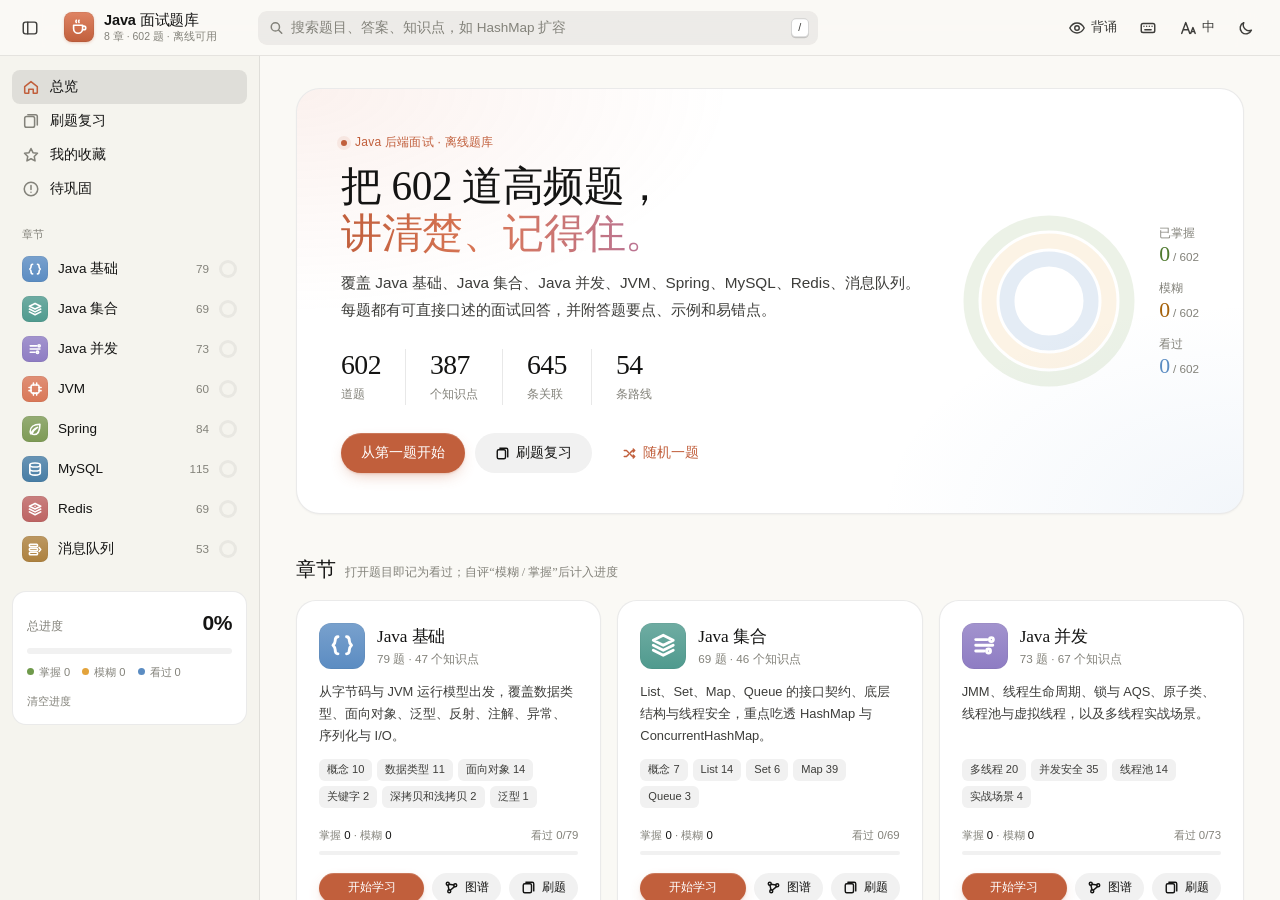
<file: index.html>
<!doctype html>
<html lang="zh-CN" data-theme="light">
<head>
<meta charset="utf-8">
<meta name="viewport" content="width=device-width, initial-scale=1">
<title>Java 面试题库</title>
<link rel="icon" href="data:image/svg+xml,%3Csvg xmlns='http://www.w3.org/2000/svg' viewBox='0 0 20 20'%3E%3Crect width='20' height='20' rx='5' fill='%23c15f3c'/%3E%3Cg fill='none' stroke='white' stroke-width='1.6' stroke-linecap='round' stroke-linejoin='round' transform='translate(2.5 2.5) scale(.75)'%3E%3Cpath d='M4 8h10v4a5 5 0 0 1-10 0Z'/%3E%3Cpath d='M14 9h1.5a2 2 0 0 1 0 4H14M7 2.5c-.6.8-.6 1.7 0 2.5M10 2.5c-.6.8-.6 1.7 0 2.5'/%3E%3C/g%3E%3C/svg%3E">
<script>
  try {
    const s = JSON.parse(localStorage.getItem("jq.v1") || "{}");
    const theme = s.theme || (matchMedia("(prefers-color-scheme: dark)").matches ? "dark" : "light");
    document.documentElement.dataset.theme = theme;
    document.documentElement.dataset.font = s.font || "m";
    if (s.hideNav) document.documentElement.dataset.nav = "off";
    if (s.hideList) document.documentElement.dataset.list = "off";
  } catch {}
</script>
<link rel="stylesheet" href="assets/css/base.css">
<link rel="stylesheet" href="assets/css/layout.css">
<link rel="stylesheet" href="assets/css/components.css">
<link rel="stylesheet" href="assets/css/detail.css">
<link rel="stylesheet" href="assets/css/home.css">
<link rel="stylesheet" href="assets/css/views.css">
<link rel="stylesheet" href="assets/css/motion.css">
</head>
<body>
<a class="skip" href="#main">跳到主要内容</a>
<header class="topbar">
  <button class="icon-btn menu-btn" id="menuBtn" type="button" aria-label="侧边栏" aria-controls="sidebar" aria-expanded="true" title="收起 / 展开侧边栏 ([)">
    <svg class="i-side" viewBox="0 0 20 20" aria-hidden="true"><rect x="2.5" y="3.5" width="15" height="13" rx="2.5"/><path d="M7.5 3.5v13"/></svg>
    <svg class="i-menu" viewBox="0 0 20 20" aria-hidden="true"><path d="M3 5h14M3 10h14M3 15h14"/></svg>
  </button>
  <a class="brand" href="#/" aria-label="返回首页">
    <span class="brand-mark" aria-hidden="true"><svg viewBox="0 0 20 20"><path d="M4 8h10v4a5 5 0 0 1-10 0Z"/><path d="M14 9h1.5a2 2 0 0 1 0 4H14M7 2.5c-.6.8-.6 1.7 0 2.5M10 2.5c-.6.8-.6 1.7 0 2.5"/></svg></span>
    <span class="brand-text"><strong>Java 面试题库</strong><small id="bankSummary">离线可用</small></span>
  </a>
  <div class="search" id="search">
    <svg class="search-icon" viewBox="0 0 20 20" aria-hidden="true"><circle cx="8.5" cy="8.5" r="5.5"/><path d="m13 13 4 4"/></svg>
    <input id="searchInput" type="search" placeholder="搜索题目、答案、知识点，如 HashMap 扩容" autocomplete="off"
      role="combobox" aria-expanded="false" aria-controls="searchResults" aria-label="全库搜索">
    <kbd class="search-kbd" aria-hidden="true">/</kbd>
    <div class="search-panel" id="searchPanel" hidden>
      <p class="search-status" id="searchStatus" aria-live="polite"></p>
      <ul class="search-results" id="searchResults" role="listbox" aria-label="搜索结果"></ul>
    </div>
  </div>
  <div class="top-actions">
    <button class="icon-btn" id="reciteBtn" type="button" aria-pressed="false" title="背诵模式：先遮住答案，回忆后再看 (R)">
      <span class="swap" aria-hidden="true">
        <svg viewBox="0 0 20 20"><path d="M2 10s3-5.5 8-5.5S18 10 18 10s-3 5.5-8 5.5S2 10 2 10Z"/><circle cx="10" cy="10" r="2.5"/></svg>
        <svg viewBox="0 0 20 20"><path d="m3 3 14 14M8.3 4.7A8 8 0 0 1 10 4.5c5 0 8 5.5 8 5.5a14 14 0 0 1-2.4 3.1M5.4 6.3A14 14 0 0 0 2 10s3 5.5 8 5.5a8 8 0 0 0 3.6-.9M8.2 8.3a2.5 2.5 0 0 0 3.5 3.5"/></svg>
      </span>
      <span class="btn-label">背诵</span>
    </button>
    <button class="icon-btn" id="helpBtn" type="button" title="快捷键 (?)" aria-label="快捷键">
      <svg viewBox="0 0 20 20" aria-hidden="true"><rect x="2.5" y="5" width="15" height="10" rx="2"/><path d="M5.5 8h.01M8.5 8h.01M11.5 8h.01M14.5 8h.01M6.5 12h7"/></svg>
    </button>
    <button class="icon-btn" id="fontBtn" type="button" title="切换字号">
      <svg viewBox="0 0 20 20" aria-hidden="true"><path d="M3 16 7.5 4 12 16M4.7 12h5.6M13 16l2.5-6.5L18 16M13.8 14h3.4"/></svg>
      <span class="btn-label" id="fontLabel">中</span>
    </button>
    <button class="icon-btn" id="themeBtn" type="button" title="切换深色 / 浅色" aria-label="切换深色 / 浅色">
      <span class="swap theme-swap" aria-hidden="true">
        <svg viewBox="0 0 20 20"><path d="M16 12.5A6.5 6.5 0 0 1 7.5 4a6.5 6.5 0 1 0 8.5 8.5Z"/></svg>
        <svg viewBox="0 0 20 20"><circle cx="10" cy="10" r="3.5"/><path d="M10 1.5v2M10 16.5v2M1.5 10h2M16.5 10h2M4 4l1.4 1.4M14.6 14.6 16 16M4 16l1.4-1.4M14.6 5.4 16 4"/></svg>
      </span>
    </button>
  </div>
</header>
<div class="layout">
  <aside class="sidebar" id="sidebar" aria-label="导航"></aside>
  <div class="scrim" id="scrim" hidden></div>
  <main class="main" id="main" tabindex="-1"></main>
</div>
<div class="toast" id="toast" role="status" aria-live="polite" hidden></div>
<noscript><p class="noscript">本题库需要启用 JavaScript。</p></noscript>
<script src="data/questions.js"></script>
<script src="assets/js/util.js"></script>
<script src="assets/js/store.js"></script>
<script src="assets/js/model.js"></script>
<script src="assets/js/sidebar.js"></script>
<script src="assets/js/search.js"></script>
<script src="assets/js/view-home.js"></script>
<script src="assets/js/view-chapter.js"></script>
<script src="assets/js/view-detail.js"></script>
<script src="assets/js/view-map.js"></script>
<script src="assets/js/view-routes.js"></script>
<script src="assets/js/view-review.js"></script>
<script src="assets/js/view-saved.js"></script>
<script src="assets/js/main.js"></script>
</body>
</html>
</file>
<file: assets/css/base.css>
/* Windows 上的苹方只有 Regular / Medium：粗体统一落到 Medium，避免浏览器伪粗体发糊 */
@font-face { font-family: "JQ PingFang"; font-weight: 100 449; src: local("PingFang SC Regular"), local("PingFangSC-Regular"); }
@font-face { font-family: "JQ PingFang"; font-weight: 450 549; src: local("PingFang SC Medium"), local("PingFangSC-Medium"); }
@font-face { font-family: "Anthropic Sans"; font-weight: 100 449; src: local("Anthropic Sans"), local("Anthropic Sans Regular"), local("AnthropicSans-Regular"); }
@font-face { font-family: "Anthropic Sans"; font-weight: 450 900; src: local("Anthropic Sans Medium"), local("AnthropicSans-Medium"); }
@font-face { font-family: "JQ PingFang"; font-weight: 550 900; src: local("PingFang SC Semibold"), local("PingFangSC-Semibold"), local("PingFang SC Medium"), local("PingFangSC-Medium"); }

:root {
  --bg: #faf9f5;
  --surface: #ffffff;
  --surface-2: #f5f4ee;
  --surface-3: rgba(31, 30, 29, .06);
  --fill-hover: rgba(31, 30, 29, .1);
  --hover: rgba(31, 30, 29, .045);
  --sep: rgba(31, 30, 29, .1);
  --border: rgba(31, 30, 29, .09);
  --border-strong: rgba(31, 30, 29, .18);
  --seg-on: #ffffff;
  --glass: rgba(250, 249, 245, .8);
  --text: #141413;
  --text-2: #3d3d3a;
  --text-3: #83827a;
  --primary: #c15f3c;
  --primary-hover: #ae5332;
  --primary-soft: rgba(193, 95, 60, .09);
  --primary-line: rgba(193, 95, 60, .38);
  --accent-blue: #5b8cc2;
  --ok: #4f7a2f;
  --ok-fill: #6f9a4b;
  --ok-soft: rgba(111, 154, 75, .13);
  --warn: #a5620c;
  --warn-fill: #e3a33b;
  --warn-soft: rgba(227, 163, 59, .13);
  --warn-line: rgba(227, 163, 59, .4);
  --danger: #b8432f;
  --danger-soft: rgba(184, 67, 47, .09);
  --star: #e3a33b;
  --code-bg: #fdfcf9;
  --mark: rgba(227, 163, 59, .32);
  --shadow-sm: 0 1px 2px rgba(31, 30, 29, .04);
  --shadow: 0 2px 6px rgba(31, 30, 29, .04), 0 12px 32px rgba(31, 30, 29, .07);
  --shadow-lg: 0 12px 28px rgba(31, 30, 29, .1), 0 32px 72px rgba(31, 30, 29, .14);
  --radius-sm: 8px;
  --radius: 14px;
  --radius-lg: 20px;
  --top-h: 56px;
  --side-w: 260px;
  --ease: cubic-bezier(.2, .8, .2, 1);
  --spring: cubic-bezier(.34, 1.4, .64, 1);
  --font: "Anthropic Sans", -apple-system, BlinkMacSystemFont, "SF Pro Text", "JQ PingFang", "PingFang SC", "Helvetica Neue", "Microsoft YaHei", sans-serif;
  --serif: "Anthropic Serif", "Tiempos Headline", "Noto Serif SC", "Source Han Serif SC", "Songti SC", Georgia, "STSong", serif;
  --mono: "SF Mono", "JetBrains Mono", "Cascadia Code", Consolas, Menlo, "JQ PingFang", "PingFang SC", monospace;
  color-scheme: light;
}
[data-theme="dark"] {
  --bg: #1a1918;
  --surface: #262624;
  --surface-2: #1f1e1d;
  --surface-3: rgba(250, 249, 245, .08);
  --fill-hover: rgba(250, 249, 245, .13);
  --hover: rgba(250, 249, 245, .055);
  --sep: rgba(250, 249, 245, .09);
  --border: rgba(250, 249, 245, .08);
  --border-strong: rgba(250, 249, 245, .18);
  --seg-on: #45443f;
  --glass: rgba(26, 25, 24, .8);
  --text: #f5f4ee;
  --text-2: #cfcdc4;
  --text-3: #918f86;
  --primary: #e0835f;
  --primary-hover: #e8946f;
  --primary-soft: rgba(224, 131, 95, .15);
  --primary-line: rgba(224, 131, 95, .45);
  --accent-blue: #86aedb;
  --ok: #9ec27a;
  --ok-fill: #8db368;
  --ok-soft: rgba(141, 179, 104, .15);
  --warn: #f0b95c;
  --warn-fill: #e3a33b;
  --warn-soft: rgba(227, 163, 59, .14);
  --warn-line: rgba(227, 163, 59, .36);
  --danger: #ec7f68;
  --danger-soft: rgba(236, 127, 104, .15);
  --star: #f0b95c;
  --code-bg: #1f1e1d;
  --mark: rgba(227, 163, 59, .3);
  --shadow-sm: 0 1px 2px rgba(0, 0, 0, .3);
  --shadow: 0 4px 16px rgba(0, 0, 0, .4);
  --shadow-lg: 0 24px 64px rgba(0, 0, 0, .6);
  color-scheme: dark;
}
html { font-size: 15px; -webkit-text-size-adjust: 100%; }
html[data-font="s"] { font-size: 14px; }
html[data-font="l"] { font-size: 16.5px; }
*, *::before, *::after { box-sizing: border-box; }
body {
  margin: 0;
  background: var(--bg);
  color: var(--text);
  font-family: var(--font);
  font-size: 1rem;
  line-height: 1.6;
  font-synthesis: none;
  text-rendering: optimizeLegibility;
  -webkit-font-smoothing: antialiased;
  -moz-osx-font-smoothing: grayscale;
}
h1, h2, h3, h4, p, ul, ol { margin: 0; }
h1, h2, h3, h4 { font-weight: 600; letter-spacing: -.012em; }
.page-title, .hero h1, .qd h2, .flash h2, .chap-title h1, .route-head h2, .node-info h3.t, .section-title, .done h2, .ccard-h h3, .dialog h2 {
  font-family: var(--serif); font-weight: 500; letter-spacing: -.005em;
}
ul, ol { padding: 0; list-style: none; }
a { color: var(--primary); text-decoration: none; }
a:hover { text-decoration: underline; }
button, input, select { font: inherit; color: inherit; }
button { cursor: pointer; background: none; border: 0; padding: 0; }
button:disabled { cursor: default; opacity: .45; }
:focus-visible { outline: 2px solid var(--primary); outline-offset: 2px; border-radius: 6px; }
svg { flex: none; }
kbd {
  display: inline-block; min-width: 1.7em; padding: 0 .45em;
  border: 1px solid var(--border-strong); border-radius: 5px; background: var(--surface); box-shadow: 0 1px 0 var(--border-strong);
  color: var(--text-2); font: 500 .72rem/1.6 var(--font); text-align: center;
}
mark { background: var(--mark); color: inherit; border-radius: 3px; padding: 0 1px; }
code { font-family: var(--mono); font-size: .9em; }
::selection { background: color-mix(in srgb, var(--primary) 25%, transparent); }
.skip { position: absolute; left: -999px; top: 8px; z-index: 100; padding: 8px 12px; background: var(--surface); border-radius: 8px; }
.skip:focus { left: 8px; }
.noscript { padding: 40px; text-align: center; }
* { scrollbar-width: thin; scrollbar-color: var(--border-strong) transparent; }
@media (prefers-reduced-motion: reduce) {
  *, *::before, *::after { transition: none !important; animation: none !important; }
}
</file>
<file: assets/css/layout.css>
body { height: 100vh; height: 100dvh; display: flex; flex-direction: column; overflow: hidden; }

.topbar {
  flex: none; height: var(--top-h); display: flex; align-items: center; gap: 16px; padding: 0 16px 0 18px;
  background: var(--glass); -webkit-backdrop-filter: saturate(180%) blur(20px); backdrop-filter: saturate(180%) blur(20px);
  border-bottom: 1px solid var(--sep); z-index: 30;
}
.brand { display: flex; align-items: center; gap: 10px; width: calc(var(--side-w) - 82px); flex: none; min-width: 0; color: var(--text); }
.brand:hover { text-decoration: none; }
.brand-mark {
  width: 30px; height: 30px; border-radius: 8px; display: grid; place-items: center; flex: none;
  background: linear-gradient(180deg, #df8463, #c15f3c); color: #fff;
  box-shadow: inset 0 0 0 .5px rgba(0, 0, 0, .1), 0 1px 3px rgba(193, 95, 60, .3);
  transition: transform .4s var(--spring);
}
.brand-mark svg { width: 18px; height: 18px; fill: none; stroke: #fff; stroke-width: 1.8; stroke-linecap: round; stroke-linejoin: round; }
.brand-text { display: flex; flex-direction: column; line-height: 1.2; min-width: 0; }
.brand-text strong { font-size: .97rem; font-weight: 600; letter-spacing: -.01em; }
.brand-text small { font-size: .7rem; color: var(--text-3); white-space: nowrap; }

.search { position: relative; flex: 1; max-width: 560px; }
.search-icon { position: absolute; left: 11px; top: 50%; width: 15px; height: 15px; transform: translateY(-50%); fill: none; stroke: var(--text-3); stroke-width: 2; stroke-linecap: round; pointer-events: none; }
.search input {
  width: 100%; height: 34px; padding: 0 40px 0 33px; border: 0; border-radius: 9px; background: var(--surface-3);
  font-size: .9rem; outline: none; transition: background .2s, box-shadow .2s;
}
.search input::placeholder { color: var(--text-3); }
.search input::-webkit-search-cancel-button { display: none; }
.search input:focus { background: var(--surface); box-shadow: 0 0 0 1px var(--primary-line), 0 0 0 4px var(--primary-soft); }
.search-kbd { position: absolute; right: 9px; top: 50%; transform: translateY(-50%); pointer-events: none; }
.search input:focus ~ .search-kbd { display: none; }
.search-panel {
  position: absolute; top: calc(100% + 8px); left: 0; right: 0; z-index: 40; max-height: min(560px, calc(100dvh - 90px));
  display: flex; flex-direction: column; overflow: hidden; border-radius: var(--radius); border: 1px solid var(--border);
  background: var(--surface);
  box-shadow: var(--shadow-lg); animation: pop .18s var(--ease);
}
.search-panel[hidden], .toast[hidden] { display: none; }
.search-status { padding: 10px 14px; font-size: .78rem; color: var(--text-3); border-bottom: 1px solid var(--sep); }
.search-results { overflow: auto; padding: 6px; }

.top-actions { display: flex; gap: 4px; margin-left: auto; }
.icon-btn {
  height: 32px; min-width: 32px; padding: 0 9px; display: inline-flex; align-items: center; justify-content: center; gap: 5px;
  border-radius: 8px; color: var(--text-2); font-size: .84rem; transition: background .15s, color .15s;
}
.icon-btn:hover { background: var(--hover); color: var(--text); }
.icon-btn svg { width: 18px; height: 18px; fill: none; stroke: currentColor; stroke-width: 1.6; stroke-linecap: round; stroke-linejoin: round; }
.icon-btn[aria-pressed="true"] { background: var(--primary-soft); color: var(--primary); }
.menu-btn { margin-left: -6px; }
.menu-btn .i-menu { display: none; }
.menu-btn[aria-expanded="false"] .i-side { opacity: .75; }

.layout { flex: 1; min-height: 0; display: grid; grid-template-columns: var(--side-w) minmax(0, 1fr); }
.sidebar { overflow-y: auto; background: var(--surface-2); border-right: 1px solid var(--sep); padding: 14px 12px 20px; }

/* 宽屏收起侧栏：网格列宽和侧栏位移同步动画，避免文字在收起过程中重排 */
@media (min-width: 861px) {
  .layout { transition: grid-template-columns .38s var(--ease); }
  .sidebar { width: var(--side-w); transition: transform .38s var(--ease), visibility 0s; }
  [data-nav="off"] .layout { grid-template-columns: 0px minmax(0, 1fr); }
  [data-nav="off"] .sidebar { transform: translateX(-100%); visibility: hidden; transition: transform .38s var(--ease), visibility 0s .38s; }
}
.main { min-width: 0; min-height: 0; overflow-y: auto; outline: none; }
.main.fill { overflow: hidden; display: flex; flex-direction: column; }
.page { max-width: 1180px; margin: 0 auto; padding: 32px 36px 56px; animation: rise .35s var(--ease); }
.page-title { font-size: 1.85rem; font-weight: 600; letter-spacing: -.022em; line-height: 1.2; }
.page-sub { margin-top: 6px; color: var(--text-3); font-size: .92rem; }
.scrim { display: none; }

.toast {
  position: fixed; left: 50%; bottom: 32px; z-index: 60; transform: translateX(-50%);
  padding: 10px 18px; border-radius: 999px; font-size: .86rem; font-weight: 500; color: #fff;
  background: rgba(40, 40, 44, .82); -webkit-backdrop-filter: blur(20px) saturate(180%); backdrop-filter: blur(20px) saturate(180%);
  box-shadow: var(--shadow-lg); animation: toast .25s var(--ease);
}
@keyframes rise { from { opacity: 0; transform: translateY(6px); } }
@keyframes fade { from { opacity: 0; } }
@keyframes pop { from { opacity: 0; transform: scale(.98) translateY(-4px); } }
@keyframes toast { from { opacity: 0; transform: translate(-50%, 8px) scale(.96); } }

@media (max-width: 1080px) {
  :root { --side-w: 232px; }
  .btn-label { display: none; }
}
@media (max-width: 860px) {
  .menu-btn { margin-left: 0; }
  .menu-btn .i-side { display: none; }
  .menu-btn .i-menu { display: block; }
  .topbar { gap: 8px; padding: 0 10px; }
  .brand { width: auto; }
  .brand-text, .search-kbd { display: none; }
  /* backdrop-filter makes .topbar the containing block for fixed children */
  .search-panel { position: fixed; left: 8px; right: 8px; top: calc(var(--top-h) + 6px); }
  .layout { grid-template-columns: minmax(0, 1fr); }
  .sidebar {
    position: fixed; z-index: 50; top: 0; bottom: 0; left: 0; width: min(300px, 86vw); background: var(--surface);
    transform: translateX(-100%); transition: transform .3s var(--ease); box-shadow: var(--shadow-lg);
  }
  .sidebar.open { transform: none; }
  .scrim { display: block; position: fixed; inset: 0; z-index: 45; background: rgba(0, 0, 0, .32); animation: fade .2s; }
  .scrim[hidden] { display: none; }
  .page { padding: 20px 16px 40px; }
  .page-title { font-size: 1.5rem; }
}
@media (max-width: 520px) {
  #fontBtn { display: none; }
}
</file>
<file: assets/css/components.css>
/* 章节图标：iOS 设置风格的圆角方块 */
.ctile {
  width: 26px; height: 26px; border-radius: 7px; flex: none; display: grid; place-items: center;
  background: linear-gradient(180deg, color-mix(in srgb, var(--c) 82%, #fff), var(--c));
  box-shadow: inset 0 0 0 .5px rgba(0, 0, 0, .08);
}
.ctile svg { width: 62%; height: 62%; fill: none; stroke: #fff; stroke-width: 2; stroke-linecap: round; stroke-linejoin: round; }
.ctile.md { width: 36px; height: 36px; border-radius: 10px; }
.ctile.lg { width: 46px; height: 46px; border-radius: 12px; }
.ctile.sm { width: 20px; height: 20px; border-radius: 6px; }

/* 侧边栏 */
.side-group + .side-group { margin-top: 20px; }
.side-cap { padding: 0 10px 6px; font-size: .72rem; font-weight: 600; color: var(--text-3); }
.side-link {
  display: flex; align-items: center; gap: 10px; width: 100%; min-height: 34px; padding: 5px 10px; border-radius: 8px;
  color: var(--text); font-size: .9rem; text-align: left; transition: background .12s;
}
.side-link:hover { background: var(--hover); text-decoration: none; }
.side-link.active { background: var(--fill-hover); font-weight: 500; }
.side-link > svg { width: 18px; height: 18px; fill: none; stroke: var(--text-3); stroke-width: 1.7; stroke-linecap: round; stroke-linejoin: round; transition: stroke .18s; }
.side-link.active > svg { stroke: var(--primary); }
.side-link > .name { flex: 1; min-width: 0; }
.side-link .count { margin-left: auto; font-size: .78rem; color: var(--text-3); font-variant-numeric: tabular-nums; }
.side-chapter { min-height: 40px; }
.mring {
  --p: 0%; --f: 0%; width: 18px; height: 18px; border-radius: 50%; flex: none; display: grid; place-items: center;
  background: conic-gradient(var(--ok-fill) var(--p), var(--warn-fill) 0 var(--f), var(--surface-3) 0);
}
.mring::after { content: ""; width: 12px; height: 12px; border-radius: 50%; background: var(--surface-2); }
.side-link.active .mring::after { background: color-mix(in srgb, var(--text) 10%, var(--surface-2)); }
.side-total { margin-top: 22px; padding: 14px 14px 12px; border-radius: var(--radius); background: var(--surface); border: 1px solid var(--border); }
.side-total .nums { display: flex; justify-content: space-between; align-items: baseline; font-size: .8rem; color: var(--text-3); }
.side-total .nums strong { font-size: 1.4rem; font-weight: 600; color: var(--text); letter-spacing: -.02em; font-variant-numeric: tabular-nums; }
.side-total .bar { margin: 8px 0 10px; }
.side-total .legend { display: flex; gap: 12px; font-size: .74rem; color: var(--text-3); }
.side-total .legend i { display: inline-block; width: 7px; height: 7px; border-radius: 50%; margin-right: 5px; vertical-align: 1px; }
.link-btn { margin-top: 10px; font-size: .76rem; color: var(--text-3); }
.link-btn:hover { color: var(--danger); }

/* 进度条 */
.bar { height: 4px; border-radius: 99px; background: var(--surface-3); overflow: hidden; display: flex; }
.bar .ok { background: var(--ok-fill); transition: width .5s var(--ease); }
.bar .fz { background: var(--warn-fill); transition: width .5s var(--ease); }
.bar.thick { height: 6px; }

/* 按钮：胶囊形 */
.btn {
  display: inline-flex; align-items: center; justify-content: center; gap: 6px; height: 36px; padding: 0 16px;
  border-radius: 999px; background: var(--surface-3); color: var(--text); font-size: .88rem; font-weight: 500;
  white-space: nowrap; transition: background .15s, color .15s, transform .1s;
}
.btn:hover { background: var(--fill-hover); text-decoration: none; }
.btn:active { transform: scale(.97); }
.btn svg { width: 15px; height: 15px; fill: none; stroke: currentColor; stroke-width: 1.9; stroke-linecap: round; stroke-linejoin: round; }
.btn.primary { background: var(--primary); color: #fff; }
.btn.primary:hover { background: var(--primary-hover); }
.btn.sm { height: 30px; padding: 0 12px; font-size: .82rem; }
.btn.ghost { background: transparent; color: var(--primary); }
.btn.ghost:hover { background: var(--primary-soft); }

/* 分段控件 */
.seg { display: inline-flex; padding: 2px; gap: 2px; border-radius: 9px; background: var(--surface-3); }
.seg button, .seg a {
  display: inline-flex; align-items: center; justify-content: center; gap: 4px; min-height: 28px; padding: 0 12px;
  border-radius: 7px; color: var(--text); font-size: .82rem; white-space: nowrap; transition: background .15s;
}
.seg a:hover { text-decoration: none; }
.seg button:hover, .seg a:hover { background: var(--hover); }
.seg [aria-pressed="true"], .seg [aria-selected="true"] {
  background: var(--seg-on); font-weight: 500; box-shadow: 0 3px 8px rgba(0, 0, 0, .1), 0 0 0 .5px rgba(0, 0, 0, .04);
}
.seg .n { font-size: .74rem; color: var(--text-3); font-variant-numeric: tabular-nums; }
.seg svg { width: 14px; height: 14px; fill: none; stroke: currentColor; stroke-width: 1.8; stroke-linecap: round; stroke-linejoin: round; }

/* 标签与筛选片 */
.tag {
  display: inline-flex; align-items: center; gap: 4px; height: 22px; padding: 0 8px; border-radius: 6px;
  background: var(--surface-3); color: var(--text-2); font-size: .74rem; font-weight: 500; white-space: nowrap;
}
.tag.cat { background: color-mix(in srgb, var(--c) 12%, transparent); color: color-mix(in srgb, var(--c) 82%, #000); }
[data-theme="dark"] .tag.cat { background: color-mix(in srgb, var(--c) 22%, transparent); color: color-mix(in srgb, var(--c) 55%, #fff); }
.tag.core { background: var(--warn-soft); color: var(--warn); }
.chips {
  display: flex; gap: 6px; overflow-x: auto; scrollbar-width: none; padding-right: 24px;
  -webkit-mask-image: linear-gradient(90deg, #000 calc(100% - 28px), transparent); mask-image: linear-gradient(90deg, #000 calc(100% - 28px), transparent);
}
.chips::-webkit-scrollbar { display: none; }
.chip { flex: none; height: 28px; padding: 0 12px; border-radius: 999px; background: var(--surface-3); color: var(--text); font-size: .8rem; white-space: nowrap; transition: background .15s; }
.chip:hover { background: var(--fill-hover); }
.chip[aria-pressed="true"] { background: var(--text); color: var(--surface); }
.chip .n { margin-left: 4px; opacity: .55; font-size: .72rem; font-variant-numeric: tabular-nums; }

/* 状态点 */
.sdot { width: 7px; height: 7px; border-radius: 50%; flex: none; }
.sdot.seen { background: var(--border-strong); }
.sdot.fuzzy { background: var(--warn-fill); }
.sdot.ok { background: var(--ok-fill); }
.star-mini { width: 12px; height: 12px; fill: var(--star); flex: none; }

/* 搜索结果 */
.sr-group { padding: 10px 10px 4px; font-size: .72rem; font-weight: 600; color: var(--text-3); }
.sr-item { display: block; width: 100%; padding: 8px 10px; border-radius: 8px; text-align: left; cursor: pointer; }
.sr-item:hover { background: var(--hover); }
.sr-item[aria-selected="true"] { background: var(--primary-soft); box-shadow: inset 2px 0 0 var(--primary); }
.sr-item[aria-selected="true"] .no { color: var(--primary); }
.sr-item .t { display: flex; gap: 8px; align-items: baseline; font-size: .9rem; color: var(--text); font-weight: 500; }
.sr-item .t .no { flex: none; width: 22px; font-size: .74rem; color: var(--text-3); font-variant-numeric: tabular-nums; }
.sr-item .s { margin: 2px 0 0 30px; font-size: .78rem; color: var(--text-3); display: -webkit-box; -webkit-line-clamp: 2; -webkit-box-orient: vertical; overflow: hidden; }
.sr-empty { padding: 28px 12px; text-align: center; color: var(--text-3); font-size: .87rem; }

/* 通用 */
.card { background: var(--surface); border-radius: var(--radius-lg); border: 1px solid var(--border); box-shadow: var(--shadow-sm); }
.empty { padding: 56px 20px; text-align: center; color: var(--text-3); }
.empty svg { width: 40px; height: 40px; margin-bottom: 12px; fill: none; stroke: var(--text-3); stroke-width: 1.3; opacity: .6; }
.empty p:first-of-type { color: var(--text); font-weight: 500; }
.empty p + p { margin-top: 4px; font-size: .85rem; }
.muted { color: var(--text-3); }
.section-title { display: flex; align-items: baseline; gap: 10px; margin: 40px 0 14px; font-size: 1.3rem; letter-spacing: -.018em; }
.section-title small { font-size: .82rem; font-weight: 400; color: var(--text-3); letter-spacing: 0; }
.field { position: relative; display: block; }
.field svg { position: absolute; left: 10px; top: 50%; width: 14px; height: 14px; transform: translateY(-50%); fill: none; stroke: var(--text-3); stroke-width: 2; stroke-linecap: round; pointer-events: none; }
.field input {
  width: 100%; height: 32px; padding: 0 10px 0 30px; border: 0; border-radius: 9px; background: var(--surface-3);
  font-size: .86rem; outline: none; transition: box-shadow .2s, background .2s;
}
.field input::placeholder { color: var(--text-3); }
.field input:focus { background: var(--surface); box-shadow: 0 0 0 1px var(--primary-line), 0 0 0 4px var(--primary-soft); }
</file>
<file: assets/css/detail.css>
/* 章节头部 */
.chap { flex: 1; min-height: 0; display: flex; flex-direction: column; }
.chap-head {
  flex: none; display: grid; grid-template-columns: minmax(0, 1fr) auto; align-items: center; gap: 4px 24px;
  padding: 16px 28px 14px; background: var(--surface); border-bottom: 1px solid var(--sep);
}
.chap-title { display: flex; align-items: center; gap: 12px; min-width: 0; }
.chap-title h1 { font-size: 1.45rem; letter-spacing: -.02em; line-height: 1.2; }
.chap-title p { margin-top: 2px; font-size: .8rem; color: var(--text-3); white-space: nowrap; overflow: hidden; text-overflow: ellipsis; }
.chap-side { display: flex; flex-direction: column; align-items: flex-end; gap: 8px; }
.chap-progress { display: flex; align-items: center; gap: 10px; font-size: .76rem; color: var(--text-3); font-variant-numeric: tabular-nums; }
.chap-progress .bar { width: 120px; }
.chap-tabs svg { width: 14px; height: 14px; }
.chap-body { flex: 1; min-height: 0; display: flex; }
.chap-scroll { flex: 1; overflow-y: auto; }

/* 题目：列表 + 详情 */
.qsplit { --list-w: 340px; flex: 1; min-width: 0; display: grid; grid-template-columns: var(--list-w) minmax(0, 1fr); overflow: hidden; }
.qlist-pane { min-height: 0; display: flex; flex-direction: column; border-right: 1px solid var(--sep); background: var(--surface); }
.pane-btn { margin-left: -6px; }
.pane-btn[hidden] { display: none; }
@media (min-width: 861px) {
  .qsplit { transition: grid-template-columns .38s var(--ease); }
  .qlist-pane { width: var(--list-w); transition: transform .38s var(--ease), visibility 0s; }
  [data-list="off"] .qsplit { grid-template-columns: 0px minmax(0, 1fr); }
  [data-list="off"] .qlist-pane { transform: translateX(-100%); visibility: hidden; transition: transform .38s var(--ease), visibility 0s .38s; }
  .pane-btn[aria-expanded="false"] { color: var(--primary); background: var(--primary-soft); }
}
.chap-drill { display: inline-flex; align-items: center; gap: 4px; margin-left: 4px; font-size: .76rem; font-weight: 500; }
.chap-drill svg { width: 13px; height: 13px; fill: none; stroke: currentColor; stroke-width: 1.9; stroke-linecap: round; stroke-linejoin: round; }
.qfilters { flex: none; display: flex; flex-direction: column; gap: 10px; padding: 14px 14px 12px; border-bottom: 1px solid var(--sep); }
.qfilters .seg { display: flex; }
.qfilters .seg button { flex: 1; padding: 0 6px; }
.qlist { flex: 1; overflow-y: auto; padding: 0 8px 20px; }
.qsec {
  position: sticky; top: 0; z-index: 1; display: flex; justify-content: space-between; padding: 14px 10px 6px;
  font-size: .74rem; font-weight: 600; color: var(--text-3);
  background: color-mix(in srgb, var(--surface) 88%, transparent); -webkit-backdrop-filter: blur(12px); backdrop-filter: blur(12px);
}
.qitem {
  display: flex; align-items: flex-start; gap: 8px; width: 100%; padding: 8px 10px; border-radius: 8px;
  text-align: left; font-size: .87rem; line-height: 1.5; color: var(--text); transition: background .1s;
}
.qitem:hover { background: var(--hover); text-decoration: none; }
.qitem .no { flex: none; width: 22px; font-size: .76rem; line-height: 1.95; color: var(--text-3); font-variant-numeric: tabular-nums; }
.qitem .tt { flex: 1; min-width: 0; }
.qitem .ic { flex: none; display: flex; align-items: center; gap: 6px; height: 1.5em; }
.qitem.active { background: var(--primary-soft); color: var(--text); font-weight: 500; box-shadow: inset 2px 0 0 var(--primary); }
.qitem.active .no { color: var(--primary); }
.qdetail-pane { min-height: 0; overflow-y: auto; background: var(--bg); outline: none; }
.back-btn { display: none; }

/* 详情文章 */
.qd { max-width: 820px; margin: 0 auto; padding: 32px 44px 56px; animation: rise .3s var(--ease); }
.qd-meta { display: flex; align-items: center; gap: 6px; flex-wrap: wrap; font-size: .8rem; color: var(--text-3); }
.qd-meta .sep { opacity: .5; }
.qd-meta .num { font-variant-numeric: tabular-nums; }
.qd-meta a.tag:hover { text-decoration: none; filter: brightness(.96); }
.qd h2 { margin: 10px 0 18px; font-size: 1.8rem; line-height: 1.3; letter-spacing: -.022em; }
.qd-actions { display: flex; align-items: center; gap: 8px; flex-wrap: wrap; }
.qd-actions .spacer { flex: 1; }
.seg.status [data-v="fuzzy"][aria-pressed="true"] { color: var(--warn); }
.seg.status [data-v="ok"][aria-pressed="true"] { color: var(--ok); }
.star-btn svg { fill: none; stroke: currentColor; }
.star-btn[aria-pressed="true"] { background: var(--warn-soft); color: var(--warn); }
.star-btn[aria-pressed="true"] svg { fill: var(--star); stroke: var(--star); }

/* 答案 */
.ans { position: relative; margin-top: 28px; }
.blk + .blk { margin-top: 26px; }
.blk-h { display: flex; align-items: center; gap: 6px; margin-bottom: 10px; font-size: .78rem; font-weight: 600; color: var(--text-3); }
.blk-h svg { width: 14px; height: 14px; fill: none; stroke: currentColor; stroke-width: 2; stroke-linecap: round; stroke-linejoin: round; }
.lead {
  padding: 18px 22px; border-radius: var(--radius); background: var(--surface); border: 1px solid var(--border);
  box-shadow: inset 3px 0 0 var(--primary); font-size: 1.06rem; line-height: 1.85; color: var(--text);
}
.points { counter-reset: p; border-radius: var(--radius); background: var(--surface); border: 1px solid var(--border); overflow: hidden; }
.points li { counter-increment: p; position: relative; padding: 15px 20px 15px 56px; line-height: 1.85; color: var(--text); }
.points li + li::after { content: ""; position: absolute; top: 0; left: 56px; right: 0; border-top: 1px solid var(--sep); }
.points li::before {
  content: counter(p); position: absolute; left: 18px; top: 17px; width: 24px; height: 24px; border-radius: 50%;
  display: grid; place-items: center; background: var(--primary-soft); color: var(--primary);
  font-size: .76rem; font-weight: 600; line-height: 1; font-variant-numeric: tabular-nums;
}
.note { padding: 15px 20px; border-radius: var(--radius); background: var(--surface); border: 1px solid var(--border); line-height: 1.85; }
.note .blk-h { margin-bottom: 6px; }
.note.ex .blk-h { color: var(--ok); }
.note.pit { background: var(--warn-soft); border-color: var(--warn-line); }
.note.pit .blk-h { color: var(--warn); }
.code { border-radius: var(--radius); background: var(--code-bg); border: 1px solid var(--border); overflow: hidden; box-shadow: var(--shadow-sm); }
.code-bar { display: flex; align-items: center; gap: 7px; height: 36px; padding: 0 8px 0 14px; border-bottom: 1px solid var(--sep); background: var(--surface-2); }
.code-bar i { width: 11px; height: 11px; border-radius: 50%; background: #ff5f57; }
.code-bar i:nth-child(2) { background: #febc2e; }
.code-bar i:nth-child(3) { background: #28c840; }
.code-bar span { flex: 1; text-align: center; font-size: .74rem; color: var(--text-3); margin-right: 24px; }
.code pre { margin: 0; padding: 16px 20px; overflow-x: auto; font: .84rem/1.75 var(--mono); tab-size: 4; color: var(--text); }
.tok-k { color: #ad3da4; font-weight: 600; } .tok-s { color: #d12f1b; } .tok-c { color: #707f8c; font-style: italic; } .tok-n { color: #272ad8; } .tok-t { color: #3e8087; }
[data-theme="dark"] .tok-k { color: #ff7ab2; } [data-theme="dark"] .tok-s { color: #ff8170; } [data-theme="dark"] .tok-c { color: #7f8c98; }
[data-theme="dark"] .tok-n { color: #d9c97c; } [data-theme="dark"] .tok-t { color: #6bdfff; }

/* 背诵模式遮罩 */
.ans.veiled .ans-body { filter: blur(8px); user-select: none; pointer-events: none; opacity: .55; }
.veil { position: absolute; inset: 0; display: none; align-items: flex-start; justify-content: center; padding-top: 72px; }
.ans.veiled .veil { display: flex; }
.veil .btn { height: 42px; padding: 0 22px; box-shadow: 0 8px 24px color-mix(in srgb, var(--primary) 35%, transparent); }

/* 知识点卡、关联、参考 */
.kcard { margin-top: 36px; padding: 20px 22px; border-radius: var(--radius-lg); background: var(--surface); border: 1px solid var(--border); }
.kcard-h { display: flex; align-items: center; gap: 10px; flex-wrap: wrap; }
.kcard-h h3 { font-size: 1.08rem; }
.kcard-h .sub { font-size: .8rem; color: var(--text-3); }
.kcard-h .btn { margin-left: auto; }
.kcard p { margin-top: 10px; color: var(--text-2); line-height: 1.85; font-size: .92rem; }
.kcard .take { padding: 11px 14px; border-radius: 10px; background: var(--surface-3); color: var(--text); }
.kcard .take b { color: var(--primary); font-weight: 600; margin-right: 6px; }
.rel-nodes { display: flex; flex-wrap: wrap; gap: 6px; margin-top: 14px; }
.rel-node {
  display: inline-flex; align-items: center; gap: 6px; height: 28px; padding: 0 11px; border-radius: 999px;
  background: var(--surface-3); color: var(--text); font-size: .8rem; transition: background .15s;
}
.rel-node:hover { background: var(--fill-hover); text-decoration: none; }
.rel-node i { width: 7px; height: 7px; border-radius: 50%; background: var(--k); }
.rel-node small { color: var(--text-3); font-size: .72rem; }
.relq { margin-top: 32px; }
.relq-list { display: grid; grid-template-columns: repeat(2, minmax(0, 1fr)); gap: 10px; }
.relq-item {
  display: flex; flex-direction: column; gap: 4px; padding: 13px 16px; border-radius: var(--radius); background: var(--surface);
  border: 1px solid var(--border); color: var(--text); font-size: .88rem; line-height: 1.55; transition: transform .2s var(--ease), box-shadow .2s;
}
.relq-item:hover { text-decoration: none; transform: translateY(-2px); box-shadow: var(--shadow); }
.relq-item small { font-size: .72rem; color: var(--text-3); }
.refs { margin-top: 28px; display: flex; flex-wrap: wrap; gap: 6px; align-items: center; font-size: .8rem; }
.refs .muted { margin-right: 4px; }
.refs a { display: inline-flex; align-items: center; gap: 5px; height: 28px; padding: 0 11px; border-radius: 999px; background: var(--surface-3); color: var(--text-2); }
.refs a:hover { color: var(--primary); text-decoration: none; }
.refs svg { width: 12px; height: 12px; fill: none; stroke: currentColor; stroke-width: 2; }
.pager { margin-top: 36px; padding-top: 24px; border-top: 1px solid var(--sep); display: grid; grid-template-columns: 1fr 1fr; gap: 12px; }
.pager a {
  display: flex; flex-direction: column; gap: 2px; padding: 13px 16px; border-radius: var(--radius); background: var(--surface);
  border: 1px solid var(--border); color: var(--text); font-size: .88rem; min-width: 0; transition: box-shadow .2s;
}
.pager a:hover { text-decoration: none; box-shadow: var(--shadow); }
.pager a small { color: var(--primary); font-size: .76rem; }
.pager a span { overflow: hidden; text-overflow: ellipsis; white-space: nowrap; }
.pager .next { text-align: right; grid-column: 2; }
.kbd-hint { margin-top: 18px; display: flex; justify-content: center; gap: 14px; flex-wrap: wrap; font-size: .76rem; color: var(--text-3); }
.kbd-hint kbd { margin-right: 2px; }

/* 底部快捷操作：顶部操作栏滚出视野后浮出 */
.qd-dock {
  position: sticky; bottom: 18px; z-index: 5; width: fit-content; margin: 28px auto 0;
  display: flex; align-items: center; gap: 4px; padding: 5px;
  border-radius: 999px; border: 1px solid var(--border);
  background: color-mix(in srgb, var(--surface) 82%, transparent);
  -webkit-backdrop-filter: saturate(180%) blur(20px); backdrop-filter: saturate(180%) blur(20px);
  box-shadow: var(--shadow-lg);
  opacity: 0; visibility: hidden; transform: translateY(14px) scale(.96);
  transition: opacity .25s var(--ease), transform .4s var(--spring), visibility 0s .4s;
}
.qd-dock.on { opacity: 1; visibility: visible; transform: none; transition: opacity .25s var(--ease), transform .4s var(--spring), visibility 0s; }
.qd-dock .seg { border-radius: 999px; }
.qd-dock .seg-thumb { border-radius: 999px; }
.qd-dock .seg button { border-radius: 999px; min-height: 30px; }
.dock-btn {
  width: 34px; height: 34px; border-radius: 50%; display: grid; place-items: center; color: var(--text-2);
  transition: background-color .15s, color .15s, transform .25s var(--spring);
}
.dock-btn:hover { background: var(--hover); color: var(--text); text-decoration: none; }
.dock-btn:active { transform: scale(.9); transition-duration: .08s; }
.dock-btn[aria-disabled="true"] { opacity: .3; pointer-events: none; }
.dock-btn svg { width: 17px; height: 17px; fill: none; stroke: currentColor; stroke-width: 1.8; stroke-linecap: round; stroke-linejoin: round; }
.dock-btn.star-btn[aria-pressed="true"] { color: var(--warn); background: var(--warn-soft); }
.dock-btn.star-btn[aria-pressed="true"] svg { fill: var(--star); stroke: var(--star); }
.dock-btn.star-btn.pop::after { left: 50%; margin-left: -7.5px; }
.dock-pos { min-width: 52px; text-align: center; font-size: .78rem; color: var(--text-3); font-variant-numeric: tabular-nums; }
.dock-sep { width: 1px; height: 18px; margin: 0 4px; background: var(--sep); }
.pager .chap-next small { color: var(--ok); }
body:has(.qd-dock.on) .toast { bottom: 86px; }

@media (max-width: 1180px) { .qsplit { --list-w: 300px; } .qd { padding: 26px 28px 44px; } }
@media (max-width: 860px) {
  .chap-head { grid-template-columns: minmax(0, 1fr); padding: 12px 16px; gap: 10px; }
  .chap:has(.qsplit.show-detail) .chap-head { display: none; }
  .pane-btn { display: none; }
  .qd-dock { bottom: 12px; gap: 2px; padding: 4px; }
  .qd-dock .seg button { padding: 0 10px; }
  .dock-pos { display: none; }
  .dock-btn { width: 32px; height: 32px; }
  .chap-side { align-items: stretch; flex-direction: column-reverse; }
  .chap-tabs { display: flex; }
  .chap-tabs > * { flex: 1; }
  .chap-progress .bar { flex: 1; }
  .qsplit { grid-template-columns: minmax(0, 1fr); }
  .qsplit.show-detail .qlist-pane, .qsplit:not(.show-detail) .qdetail-pane { display: none; }
  .back-btn { display: inline-flex; margin: 12px 0 0 8px; }
  .qd { padding: 12px 18px 36px; }
  .qd h2 { font-size: 1.4rem; }
  .relq-list { grid-template-columns: minmax(0, 1fr); }
  .kbd-hint { display: none; }
}
</file>
<file: assets/css/home.css>
/* 首页 Hero */
.hero {
  position: relative; overflow: hidden; display: grid; grid-template-columns: minmax(0, 1fr) auto; gap: 32px; align-items: center;
  padding: 40px 44px; border-radius: 24px; background: var(--surface); border: 1px solid var(--border); box-shadow: var(--shadow-sm);
}
.hero::before {
  content: ""; position: absolute; inset: 0; pointer-events: none;
  background: radial-gradient(620px 320px at 0% 0%, rgba(217, 119, 87, .1), transparent 70%), radial-gradient(520px 300px at 100% 100%, rgba(91, 140, 194, .08), transparent 70%);
}
.hero > * { position: relative; }
.eyebrow { display: inline-flex; align-items: center; gap: 8px; font-size: .8rem; font-weight: 500; color: var(--primary); letter-spacing: .02em; }
.eyebrow::before { content: ""; width: 6px; height: 6px; border-radius: 50%; background: currentColor; box-shadow: 0 0 0 4px var(--primary-soft); }
.hero h1 { margin-top: 10px; font-size: 2.75rem; line-height: 1.15; letter-spacing: -.01em; }
.hero h1 .grad { background: linear-gradient(90deg, #c15f3c, #d97757 45%, #b5739d); -webkit-background-clip: text; background-clip: text; color: transparent; }
[data-theme="dark"] .hero h1 .grad { background-image: linear-gradient(90deg, #e0835f, #eda07f 45%, #c99ac0); }
.hero .lede { margin-top: 12px; max-width: 600px; font-size: 1.02rem; line-height: 1.75; color: var(--text-2); }
.hero-stats { display: flex; margin-top: 26px; }
.hero-stat { padding: 0 24px; border-left: 1px solid var(--sep); }
.hero-stat:first-child { padding-left: 0; border-left: 0; }
.hero-stat b { display: block; font-size: 1.65rem; font-weight: 600; letter-spacing: -.02em; line-height: 1.15; font-variant-numeric: tabular-nums; }
.hero-stat span { font-size: .8rem; color: var(--text-3); }
.hero-actions { display: flex; gap: 10px; flex-wrap: wrap; margin-top: 28px; }
.hero-actions .btn { height: 40px; padding: 0 20px; font-size: .92rem; }

/* 活动圆环 */
.rings { display: flex; align-items: center; gap: 22px; }
.rings svg { width: 176px; height: 176px; transform: rotate(-90deg); }
.rings circle { fill: none; stroke-width: 15; stroke-linecap: round; }
.rings .t1 { stroke: var(--ok-soft); } .rings .v1 { stroke: var(--ok-fill); }
.rings .t2 { stroke: var(--warn-soft); } .rings .v2 { stroke: var(--warn-fill); }
.rings .t3 { stroke: color-mix(in srgb, var(--accent-blue) 16%, transparent); } .rings .v3 { stroke: var(--accent-blue); }
.rings .v1, .rings .v2, .rings .v3 { transition: stroke-dashoffset 1.1s var(--ease); }
.rings .v2 { transition-delay: .08s; } .rings .v3 { transition-delay: .16s; }
.ring-legend { display: flex; flex-direction: column; gap: 12px; }
.ring-legend div { display: flex; flex-direction: column; }
.ring-legend span { font-size: .78rem; color: var(--text-3); }
.ring-legend .rv { display: flex; align-items: baseline; gap: 3px; }
.ring-legend b { font: 500 1.45rem/1.15 var(--serif); font-variant-numeric: tabular-nums; }
.ring-legend small { font-size: .78rem; color: var(--text-3); }
.hero-stat b { font-family: var(--serif); font-weight: 500; font-size: 1.85rem; }

/* 章节卡片 */
.chapter-grid { display: grid; grid-template-columns: repeat(auto-fill, minmax(300px, 1fr)); gap: 16px; }
.ccard { display: flex; flex-direction: column; padding: 22px; transition: transform .25s var(--ease), box-shadow .25s var(--ease); }
.ccard:hover { transform: translateY(-3px); box-shadow: var(--shadow); }
.ccard-h { display: flex; align-items: center; gap: 12px; }
.ccard-h h3 { font-size: 1.15rem; }
.ccard-h .muted { display: block; font-size: .78rem; }
.ccard > p { margin-top: 12px; font-size: .86rem; color: var(--text-2); line-height: 1.7; min-height: 5.1em; display: -webkit-box; -webkit-box-orient: vertical; -webkit-line-clamp: 3; overflow: hidden; }
.ccard .secs { display: flex; flex-wrap: wrap; gap: 5px; margin-top: 12px; height: 49px; overflow: hidden; align-content: flex-start; }
.ccard .prog { display: flex; justify-content: space-between; margin: 18px 0 7px; font-size: .76rem; color: var(--text-3); font-variant-numeric: tabular-nums; }
.ccard .prog b { color: var(--text); font-weight: 500; }
.ccard .acts { display: flex; gap: 8px; margin-top: 18px; }
.ccard .acts .btn:first-child { flex: 1; }

/* 首页下方 */
.home-cols { display: grid; grid-template-columns: minmax(0, 1.5fr) minmax(0, 1fr); gap: 16px; margin-top: 16px; }
.panel { padding: 20px 22px; }
.panel h3 { display: flex; align-items: center; gap: 8px; margin-bottom: 8px; font-size: 1.02rem; }
.panel h3 small { font-size: .78rem; font-weight: 400; color: var(--text-3); }
.panel h3 .btn { margin-left: auto; }
.panel h3 > svg { width: 16px; height: 16px; fill: none; stroke: var(--text-3); stroke-width: 1.8; stroke-linecap: round; stroke-linejoin: round; }
.mini-list { display: flex; flex-direction: column; }
.mini-item { display: flex; align-items: baseline; gap: 12px; padding: 10px 2px; color: var(--text); font-size: .88rem; }
.mini-item + .mini-item { border-top: 1px solid var(--sep); }
.mini-item:hover { color: var(--primary); text-decoration: none; }
.mini-item small { flex: none; min-width: 78px; font-size: .74rem; color: var(--text-3); }
.keys { display: flex; flex-direction: column; }
.keys div { display: flex; align-items: center; justify-content: space-between; gap: 12px; padding: 9px 0; font-size: .86rem; color: var(--text-2); }
.keys div + div { border-top: 1px solid var(--sep); }
.keys kbd + kbd { margin-left: 3px; }

@media (max-width: 1100px) { .home-cols { grid-template-columns: minmax(0, 1fr); } }
@media (max-width: 960px) { .rings svg { width: 140px; height: 140px; } .ring-legend { display: none; } }
@media (max-width: 860px) {
  .hero { grid-template-columns: minmax(0, 1fr); padding: 26px 22px; border-radius: 20px; }
  .hero h1 { font-size: 1.9rem; }
  .hero-stats { flex-wrap: wrap; row-gap: 12px; }
  .hero-stat { padding: 0 16px; }
  .rings { display: none; }
}
</file>
<file: assets/css/views.css>
/* 知识图谱 */
.map-wrap { display: grid; grid-template-columns: minmax(0, 1fr) minmax(380px, 460px); gap: 24px; align-items: start; padding: 24px 28px 48px; }
.map-filter { max-width: 300px; margin-bottom: 22px; }
.cat-block + .cat-block { margin-top: 28px; }
.cat-h { display: flex; align-items: center; gap: 9px; margin-bottom: 12px; }
.cat-h i { width: 10px; height: 10px; border-radius: 3px; background: var(--c); }
.cat-h h3 { font-size: 1rem; }
.cat-h small { font-size: .8rem; color: var(--text-3); }
.node-grid { display: grid; grid-template-columns: repeat(auto-fill, minmax(190px, 1fr)); gap: 8px; }
.node-chip {
  position: relative; display: flex; flex-direction: column; gap: 2px; padding: 11px 13px; border-radius: 12px;
  background: var(--surface); border: 1px solid var(--border); text-align: left; transition: box-shadow .2s, opacity .2s, transform .2s var(--ease);
}
.node-chip:hover { box-shadow: var(--shadow); transform: translateY(-1px); }
.node-chip.active { box-shadow: 0 0 0 2px var(--c), var(--shadow); }
.node-chip.near:not(.active) { box-shadow: 0 0 0 1px color-mix(in srgb, var(--c) 55%, transparent); }
.node-chip.dim { opacity: .3; }
.node-chip b { padding-right: 34px; font-size: .88rem; font-weight: 500; color: var(--text); }
.node-chip small { font-size: .74rem; color: var(--text-3); line-height: 1.45; }
.node-chip .qn { position: absolute; right: 10px; top: 11px; font-size: .7rem; color: var(--text-3); font-variant-numeric: tabular-nums; }
.node-chip .core { color: var(--star); margin-left: 4px; font-size: .72rem; }
.map-side { position: sticky; top: 24px; display: flex; flex-direction: column; gap: 14px; }
.ego { padding: 10px 10px 4px; overflow: hidden; }
.ego-graph {
  position: relative; display: grid; grid-template-columns: 31% 28% 31%; justify-content: space-between;
  grid-template-rows: repeat(var(--rows), 4rem); align-items: center; margin: 6px 0 10px;
}
.ego-graph svg { position: absolute; inset: 0; width: 100%; height: 100%; pointer-events: none; }
.ego .e { fill: none; stroke-width: 1.6; opacity: .45; transition: opacity .15s; }
.ego .e { pointer-events: stroke; }
.ego .e:hover, .ego .e.highlight { opacity: 1; stroke-width: 3; }
.ego .n, .ego .center {
  position: relative; min-width: 0; text-align: center; overflow-wrap: anywhere; line-height: 1.3;
}
.ego .n {
  display: grid; place-items: center; min-height: 2.45rem; padding: 4px 6px; border: 1px solid var(--c);
  border-radius: 12px; background: var(--surface); color: var(--text); font-size: .8rem; font-weight: 500;
}
.ego .n:hover, .ego .n:focus-visible { box-shadow: 0 0 0 1px var(--c); text-decoration: none; }
.ego .center {
  grid-area: 1 / 2 / -1 / 3; padding: 8px 5px; border-radius: 14px;
  background: var(--c); color: #fff; box-shadow: var(--shadow); font-size: .95rem;
}
.ego .center small { display: block; margin-top: 4px; font-size: .72rem; }
.ego .legend { display: flex; flex-wrap: wrap; gap: 12px; padding: 4px 10px 10px; font-size: .72rem; color: var(--text-3); }
.ego .legend i { display: inline-block; width: 14px; height: 3px; border-radius: 2px; margin-right: 5px; vertical-align: middle; background: var(--k); }
.edge-why { min-height: 3em; padding: 2px 10px 6px; font-size: .8rem; line-height: 1.6; color: var(--text-2); }
.node-info .tags { display: flex; gap: 6px; flex-wrap: wrap; }
.node-info h3.t { margin-top: 12px; font-size: 1.3rem; letter-spacing: -.02em; }
.node-info .sub { font-size: .82rem; color: var(--text-3); }
.node-info p { margin-top: 10px; font-size: .9rem; color: var(--text-2); line-height: 1.8; }
.node-info .take { padding: 11px 13px; border-radius: 10px; background: var(--surface-3); color: var(--text); }
.node-info .take b { color: var(--primary); font-weight: 600; margin-right: 6px; }
.node-info h4 { margin: 18px 0 2px; font-size: .78rem; font-weight: 600; color: var(--text-3); }

/* 学习路线 */
.routes-wrap { display: grid; grid-template-columns: minmax(260px, 330px) minmax(0, 1fr); gap: 28px; align-items: start; padding: 24px 28px 48px; }
.route-list { position: sticky; top: 24px; padding: 6px; display: flex; flex-direction: column; gap: 2px; }
.route-card { display: flex; gap: 12px; align-items: flex-start; width: 100%; padding: 10px 12px; border-radius: 10px; text-align: left; transition: background .12s; }
.route-card:hover { background: var(--hover); }
.route-card .rn {
  flex: none; width: 24px; height: 24px; border-radius: 50%; display: grid; place-items: center; margin-top: 1px;
  background: var(--surface-3); font-size: .74rem; font-weight: 600; color: var(--text-2); font-variant-numeric: tabular-nums;
}
.route-card b { display: block; font-size: .9rem; font-weight: 500; }
.route-card small { display: block; margin-top: 2px; font-size: .76rem; color: var(--text-3); line-height: 1.5; }
.route-card[aria-pressed="true"] { background: var(--primary-soft); }
.route-card[aria-pressed="true"] b { color: var(--text); }
.route-card[aria-pressed="true"] .rn { background: var(--primary); color: #fff; }
.route-card .rn { transition: background-color .2s, color .2s; }
.route-head { display: flex; align-items: center; gap: 12px; flex-wrap: wrap; margin-bottom: 22px; }
.route-head h2 { font-size: 1.6rem; letter-spacing: -.022em; }
.route-head p { width: 100%; color: var(--text-3); font-size: .88rem; }
.steps { position: relative; display: flex; flex-direction: column; gap: 12px; }
.steps::before { content: ""; position: absolute; left: 15px; top: 22px; bottom: 22px; width: 2px; border-radius: 2px; background: var(--sep); }
.step { position: relative; display: grid; grid-template-columns: 32px minmax(0, 1fr); gap: 16px; }
.step-no {
  z-index: 1; width: 32px; height: 32px; margin-top: 14px; border-radius: 50%; display: grid; place-items: center;
  background: var(--c); color: #fff; font-size: .8rem; font-weight: 600; box-shadow: 0 0 0 4px var(--bg);
}
.step-body { padding: 15px 18px; border-radius: var(--radius); }
.step-body .h { display: flex; align-items: center; gap: 8px; flex-wrap: wrap; }
.step-body .h b { font-size: 1rem; font-weight: 600; }
.step-body p { margin-top: 6px; font-size: .87rem; color: var(--text-2); line-height: 1.75; }
.step-body .take b { color: var(--primary); font-weight: 600; margin-right: 6px; }
.step-body .qs { display: flex; flex-direction: column; margin-top: 10px; }
.step-body .qs a { display: flex; gap: 8px; padding: 7px 0; font-size: .85rem; color: var(--text); border-top: 1px solid var(--sep); }
.step-body .qs a:hover { color: var(--primary); text-decoration: none; }
.step-body .qs a::before { content: "Q"; flex: none; font-size: .72rem; font-weight: 600; color: var(--primary); line-height: 1.9; }

/* 刷题复习 */
.review { max-width: 820px; margin: 0 auto; padding: 32px 24px 56px; animation: rise .35s var(--ease); }
.review-setup { display: flex; flex-wrap: wrap; gap: 12px 20px; align-items: center; margin-top: 18px; padding: 12px 14px 12px 18px; border-radius: var(--radius); }
.review-setup label { display: inline-flex; align-items: center; gap: 8px; font-size: .86rem; color: var(--text-2); }
.review-setup select { height: 30px; padding: 0 28px 0 10px; border: 0; border-radius: 8px; background: var(--surface-3); font-size: .84rem; cursor: pointer; }
.review-setup input[type="checkbox"] { width: 16px; height: 16px; accent-color: var(--primary); }
.review-setup .btn { margin-left: auto; }
.review-prog { display: flex; align-items: center; gap: 12px; margin: 26px 2px 12px; font-size: .8rem; color: var(--text-3); font-variant-numeric: tabular-nums; }
.review-prog .bar { flex: 1; }
.review-prog .bar .ok { background: var(--primary); }
.flash { padding: 32px 36px; min-height: 360px; display: flex; flex-direction: column; border-radius: 24px; box-shadow: var(--shadow); animation: rise .3s var(--ease); }
.flash .meta { display: flex; gap: 6px; flex-wrap: wrap; align-items: center; font-size: .8rem; color: var(--text-3); }
.flash .meta a { margin-left: auto; font-size: .82rem; }
.flash h2 { margin: 18px 0 6px; font-size: 1.75rem; line-height: 1.35; letter-spacing: -.022em; }
.flash .hint { color: var(--text-3); font-size: .88rem; }
.flash .reveal { margin: auto; padding-top: 36px; }
.flash .reveal .btn { height: 44px; padding: 0 26px; font-size: .95rem; }
/* 答案很长时评分按钮吸底，读完直接评，不用滚回来 */
.grade-dock { position: sticky; bottom: 12px; z-index: 5; margin-top: 16px; }
.grade-dock:empty { display: none; }
.grade-dock .grade {
  margin: 0; padding: 8px; border-radius: 20px; border: 1px solid var(--border);
  background: color-mix(in srgb, var(--surface) 84%, transparent);
  -webkit-backdrop-filter: saturate(180%) blur(20px); backdrop-filter: saturate(180%) blur(20px);
  box-shadow: var(--shadow-lg);
}
body:has(.grade-dock .grade) .toast { bottom: 104px; }
.grade { display: grid; grid-template-columns: repeat(3, 1fr); gap: 10px; margin-top: 18px; }
.grade .btn { height: 54px; flex-direction: column; gap: 0; border-radius: var(--radius); line-height: 1.3; font-weight: 600; }
.grade .btn small { font-size: .7rem; font-weight: 400; opacity: .7; }
.grade .again { background: var(--danger-soft); color: var(--danger); }
.grade .fuzzy { background: var(--warn-soft); color: var(--warn); }
.grade .ok { background: var(--ok-soft); color: var(--ok); }
.grade .btn:hover { filter: brightness(.96); }
[data-theme="dark"] .grade .btn:hover { filter: brightness(1.15); }
.done { padding: 44px 30px; text-align: center; border-radius: 24px; }
.done h2 { font-size: 1.7rem; letter-spacing: -.02em; }
.done .nums { display: flex; justify-content: center; gap: 40px; margin: 26px 0 30px; }
.done .nums b { display: block; font-size: 2.2rem; font-weight: 600; letter-spacing: -.03em; font-variant-numeric: tabular-nums; }
.done .nums span { font-size: .8rem; color: var(--text-3); }

/* 收藏 / 错题 */
.saved-bar { display: flex; gap: 12px; align-items: center; flex-wrap: wrap; margin-top: 20px; }
.saved-group { margin-top: 26px; }
.saved-group h3 { display: flex; align-items: center; gap: 9px; margin-bottom: 10px; font-size: 1rem; }
.saved-group h3 .muted { font-size: .8rem; font-weight: 400; }
.saved-list { padding: 6px; border-radius: var(--radius); }
.saved-list .qitem .no { width: auto; min-width: 22px; }
.saved-list .qitem small { display: block; margin-top: 1px; font-size: .76rem; color: var(--text-3); }

@media (max-width: 1100px) {
  .map-wrap { grid-template-columns: minmax(0, 1fr); }
  .map-side { position: static; order: -1; }
}
@media (max-width: 860px) {
  .map-wrap, .routes-wrap { padding: 16px; }
  .routes-wrap { grid-template-columns: minmax(0, 1fr); gap: 18px; }
  .route-list { position: static; flex-direction: row; overflow-x: auto; }
  .route-card { flex: none; width: 240px; }
  .review { padding: 18px 14px 36px; }
  .flash { padding: 22px 20px; border-radius: 20px; }
  .flash h2 { font-size: 1.35rem; }
}
</file>
<file: assets/css/motion.css>
/* 图标切换：月亮/太阳、眼睛、复制→对勾 */
.swap { position: relative; display: inline-grid; width: 18px; height: 18px; flex: none; }
.btn .swap { width: 15px; height: 15px; }
.swap > svg { grid-area: 1 / 1; width: 100%; height: 100%; transition: transform .4s var(--spring), opacity .2s; }
.swap > svg:last-child { opacity: 0; transform: rotate(-90deg) scale(.4); }
[data-theme="dark"] .theme-swap > svg:first-child, [aria-pressed="true"] > .swap > svg:first-child, .copied > .swap > svg:first-child { opacity: 0; transform: rotate(90deg) scale(.4); }
[data-theme="dark"] .theme-swap > svg:last-child, [aria-pressed="true"] > .swap > svg:last-child, .copied > .swap > svg:last-child { opacity: 1; transform: none; }
.btn.copied { color: var(--ok); }

/* 分段控件：滑块 */
.seg.slide { position: relative; isolation: isolate; }
.seg-thumb {
  position: absolute; z-index: -1; top: 2px; bottom: 2px; left: 0; width: 0; border-radius: 7px; opacity: 0; pointer-events: none;
  background: var(--seg-on); box-shadow: 0 3px 8px rgba(31, 30, 29, .1), 0 0 0 .5px rgba(31, 30, 29, .05);
}
.seg.slide.ready .seg-thumb { transition: transform .34s var(--ease), width .34s var(--ease), opacity .2s, background-color .3s; }
.seg.slide > :not(.seg-thumb) { color: var(--text-2); transition: color .2s; }
.seg.slide > :not(.seg-thumb):hover { background: transparent; color: var(--text); }
.seg.slide [aria-pressed="true"], .seg.slide [aria-selected="true"] { background: transparent; box-shadow: none; color: var(--text); }
.seg.status[data-v="fuzzy"] .seg-thumb { background: color-mix(in srgb, var(--warn-fill) 18%, var(--seg-on)); }
.seg.status[data-v="ok"] .seg-thumb { background: color-mix(in srgb, var(--ok-fill) 18%, var(--seg-on)); }

/* 页面与内容入场 */
.page, .review { animation: rise .45s var(--ease) backwards; }
.qd { animation: rise .35s var(--ease) backwards; }
.qd.from-next { animation-name: from-right; }
.qd.from-prev { animation-name: from-left; }
@keyframes from-right { from { opacity: 0; transform: translateX(16px); } }
@keyframes from-left { from { opacity: 0; transform: translateX(-16px); } }
@keyframes fade-out { to { opacity: 0; } }
.hero > div:first-child > * { animation: rise .6s var(--ease) backwards; }
.hero > div:first-child > :nth-child(2) { animation-delay: .05s; }
.hero > div:first-child > :nth-child(3) { animation-delay: .1s; }
.hero > div:first-child > :nth-child(4) { animation-delay: .15s; }
.hero > div:first-child > :nth-child(5) { animation-delay: .2s; }
.rings { animation: fade .8s var(--ease) .1s backwards; }
.chapter-grid .ccard { animation: rise .55s var(--ease) backwards; animation-delay: calc(var(--i, 0) * 55ms + 120ms); }
.activity, .home-cols { animation: rise .55s var(--ease) .35s backwards; }
.map-side > * { animation: rise .35s var(--ease) backwards; }
.map-side > :nth-child(2) { animation-delay: .05s; }
.route-head { animation: rise .35s var(--ease) backwards; }
.step { animation: rise .45s var(--ease) backwards; animation-delay: calc(var(--i, 0) * 35ms + 40ms); }
.ego .n, .ego .center { transform-box: fill-box; transform-origin: center; animation: node-in .5s var(--spring) backwards; }
.ego .n { animation-delay: calc(var(--i, 0) * 22ms + 60ms); }
.ego .e { animation: fade .4s backwards; animation-delay: calc(var(--i, 0) * 22ms); }
@keyframes node-in { from { opacity: 0; transform: scale(.55); } }

/* 按钮手感 */
.btn { transition: background-color .2s, color .2s, box-shadow .2s, transform .25s var(--spring); }
.btn:active { transform: scale(.96); transition-duration: .08s; }
.btn.primary { box-shadow: inset 0 1px 0 rgba(255, 255, 255, .16), 0 1px 2px rgba(193, 95, 60, .22), 0 6px 16px -6px rgba(193, 95, 60, .45); }
.btn.primary:hover { box-shadow: inset 0 1px 0 rgba(255, 255, 255, .16), 0 2px 4px rgba(193, 95, 60, .22), 0 10px 22px -8px rgba(193, 95, 60, .55); }
.btn kbd { min-width: 0; margin-left: 6px; border: 0; box-shadow: none; background: rgba(255, 255, 255, .2); color: inherit; }
.icon-btn { transition: background-color .15s, color .15s, transform .25s var(--spring); }
.icon-btn:active { transform: scale(.9); transition-duration: .08s; }
.brand:hover .brand-mark { transform: rotate(-8deg) scale(1.06); }
.chip { transition: background-color .2s, color .2s, transform .2s var(--spring); }
.chip:active { transform: scale(.95); }
.qitem, .sr-item, .route-card, .side-link, .mini-item { transition: background-color .18s, color .18s; }

/* 收藏弹跳 */
.star-btn { position: relative; }
.star-btn svg { transition: fill .2s, stroke .2s; }
.star-btn.pop svg { animation: star-pop .55s var(--spring); }
.star-btn.pop::after {
  content: ""; position: absolute; left: 12px; top: 50%; width: 15px; height: 15px; margin-top: -7.5px; border-radius: 50%;
  box-shadow: 0 0 0 2px var(--star); animation: burst .5s ease-out forwards; pointer-events: none;
}
@keyframes star-pop { 0% { transform: scale(1); } 30% { transform: scale(.55) rotate(-18deg); } 65% { transform: scale(1.3) rotate(8deg); } 100% { transform: none; } }
@keyframes burst { from { transform: scale(.4); opacity: 1; } to { transform: scale(2.3); opacity: 0; } }

/* 背诵遮罩：淡入淡出 */
.ans .ans-body { transition: filter .45s var(--ease), opacity .45s var(--ease); }
.veil { display: flex; opacity: 0; visibility: hidden; transition: opacity .3s, visibility .3s; }
.ans.veiled .veil { opacity: 1; visibility: visible; }
.ans.veiled .veil .btn { animation: rise .4s var(--ease) .1s backwards; }
.ans.revealed .ans-body > * { animation: rise .45s var(--ease) backwards; }
.ans.revealed .ans-body > :nth-child(2) { animation-delay: .06s; }
.ans.revealed .ans-body > :nth-child(3) { animation-delay: .12s; }
.ans.revealed .ans-body > :nth-child(4) { animation-delay: .18s; }
.ans.revealed .ans-body > :nth-child(5) { animation-delay: .24s; }

/* 复习卡片 */
.grade { animation: rise .35s var(--ease) backwards; }
.grade .btn { transition: background-color .2s, opacity .2s, transform .25s var(--spring), filter .2s; }
.grade .btn small { display: inline-flex; align-items: center; gap: 4px; }
.grade .btn small kbd { margin: 0; min-width: 1.5em; background: rgba(31, 30, 29, .06); color: inherit; }
[data-theme="dark"] .grade .btn small kbd { background: rgba(250, 249, 245, .1); }
.grade[class*="chosen-"] .btn { opacity: .45; }
.grade.chosen-again .again, .grade.chosen-fuzzy .fuzzy, .grade.chosen-ok .ok { opacity: 1; transform: scale(.97); }
.flash.leave { animation: none; opacity: 0; transition: transform .24s var(--ease), opacity .24s; }
.flash.to-right { transform: translateX(48px) rotate(1.2deg); }
.flash.to-left { transform: translateX(-48px) rotate(-1.2deg); }
.done-mark svg { display: block; width: 64px; height: 64px; margin: 0 auto 16px; }
.done-mark circle { fill: var(--ok-soft); stroke: var(--ok-fill); stroke-width: 2.5; stroke-dasharray: 145; stroke-dashoffset: 145; animation: draw .6s var(--ease) .1s forwards; }
.done-mark path { fill: none; stroke: var(--ok); stroke-width: 3.5; stroke-linecap: round; stroke-linejoin: round; stroke-dasharray: 34; stroke-dashoffset: 34; animation: draw .4s var(--ease) .55s forwards; }
.done > .muted { margin-top: 4px; font-size: .88rem; }
.done .nums > div { animation: rise .5s var(--ease) backwards; }
.done .nums > :nth-child(1) { animation-delay: .5s; } .done .nums > :nth-child(2) { animation-delay: .58s; } .done .nums > :nth-child(3) { animation-delay: .66s; }
@keyframes draw { to { stroke-dashoffset: 0; } }

/* 提示条 */
.toast { display: inline-flex; align-items: center; gap: 8px; }
.toast svg { width: 16px; height: 16px; fill: none; stroke: currentColor; stroke-width: 2; stroke-linecap: round; stroke-linejoin: round; }
.toast.out { animation: toast-out .22s var(--ease) forwards; }
@keyframes toast-out { to { opacity: 0; transform: translate(-50%, 6px) scale(.97); } }

/* 对话框 */
.dialog {
  width: min(660px, calc(100vw - 32px)); max-height: calc(100dvh - 64px); padding: 0; overflow: auto;
  border: 1px solid var(--border); border-radius: 20px; background: var(--surface); color: var(--text); box-shadow: var(--shadow-lg);
}
.dialog[open] { animation: dlg-in .32s var(--spring); }
.dialog::backdrop { background: rgba(20, 20, 19, .3); -webkit-backdrop-filter: blur(3px); backdrop-filter: blur(3px); animation: fade .2s; }
.dialog.closing { animation: dlg-out .16s ease-in forwards; }
.dialog.closing::backdrop { animation: fade-out .16s forwards; }
@keyframes dlg-in { from { opacity: 0; transform: translateY(12px) scale(.96); } }
@keyframes dlg-out { to { opacity: 0; transform: scale(.98); } }
.dialog-h { display: flex; align-items: center; justify-content: space-between; padding: 18px 16px 4px 26px; }
.dialog h2 { font-size: 1.4rem; }
.dialog-body { padding: 4px 26px 24px; }
.keys-grid { display: grid; grid-template-columns: 1fr 1fr; column-gap: 32px; align-items: start; }
.keys-grid section { padding-bottom: 20px; }
.keys-grid section:nth-child(2) { grid-row: span 2; }
.keys-grid h3 { margin: 0 0 2px; font-size: .76rem; font-weight: 600; color: var(--text-3); }
.krow { display: flex; align-items: center; justify-content: space-between; gap: 12px; padding: 8px 0; font-size: .86rem; color: var(--text-2); border-bottom: 1px solid var(--sep); }
.krow kbd + kbd { margin-left: 3px; }

/* 学习记录热力图 */
.activity { margin-top: 16px; }
.activity-body { display: flex; flex-wrap: wrap; align-items: center; gap: 20px 32px; margin-top: 10px; }
.astats { display: flex; gap: 26px; }
.astat { display: flex; align-items: center; gap: 10px; }
.astat svg { width: 26px; height: 26px; fill: var(--primary-soft); stroke: var(--primary); stroke-width: 1.5; stroke-linejoin: round; }
.astat b { display: block; font: 500 1.8rem/1.1 var(--serif); font-variant-numeric: tabular-nums; }
.astat small { display: block; margin-top: 2px; font-size: .76rem; color: var(--text-3); }
.heat-wrap { margin-left: auto; max-width: 100%; overflow-x: auto; padding: 0 18px 2px 0; }
.heat-months { display: grid; grid-auto-flow: column; grid-auto-columns: 13px; gap: 3px; height: 18px; font-size: .68rem; color: var(--text-3); white-space: nowrap; }
.heat { display: flex; gap: 3px; }
.heat-col { display: flex; flex-direction: column; gap: 3px; }
.heat i, .heat-legend i { width: 13px; height: 13px; border-radius: 3px; background: var(--surface-3); }
.heat i { animation: heat-in .4s var(--ease) backwards; animation-delay: var(--d, 0ms); }
.heat i.future { visibility: hidden; }
.heat .l1, .heat-legend .l1 { background: color-mix(in srgb, var(--primary) 26%, var(--surface-3)); }
.heat .l2, .heat-legend .l2 { background: color-mix(in srgb, var(--primary) 50%, var(--surface-3)); }
.heat .l3, .heat-legend .l3 { background: color-mix(in srgb, var(--primary) 75%, var(--surface-3)); }
.heat .l4, .heat-legend .l4 { background: var(--primary); }
.heat-legend { display: flex; align-items: center; justify-content: flex-end; gap: 3px; margin-top: 8px; font-size: .68rem; color: var(--text-3); }
.heat-legend i { width: 10px; height: 10px; border-radius: 2px; margin: 0 1px; }
@keyframes heat-in { from { opacity: 0; transform: scale(.3); } }

/* 侧边栏圆环可动画 */
@property --p { syntax: "<percentage>"; inherits: false; initial-value: 0%; }
@property --f { syntax: "<percentage>"; inherits: false; initial-value: 0%; }
.mring { transition: --p .7s var(--ease), --f .7s var(--ease); }

/* 主题切换：圆形展开 */
.theme-vt::view-transition-old(root), .theme-vt::view-transition-new(root) { animation: none; mix-blend-mode: normal; }

/* 空详情 */
.qdetail-pane:empty::before { content: "从左侧选择一道题开始"; display: grid; place-items: center; height: 100%; color: var(--text-3); font-size: .9rem; }

@media (max-width: 860px) {
  .astats { gap: 18px; }
  .heat-wrap { margin-left: 0; }
  #helpBtn { display: none; }
}
@media (max-width: 560px) { .keys-grid { grid-template-columns: 1fr; } .keys-grid section:nth-child(2) { grid-row: auto; } }
@media (prefers-reduced-motion: reduce) {
  .done-mark circle, .done-mark path { stroke-dashoffset: 0; }
}
</file>
